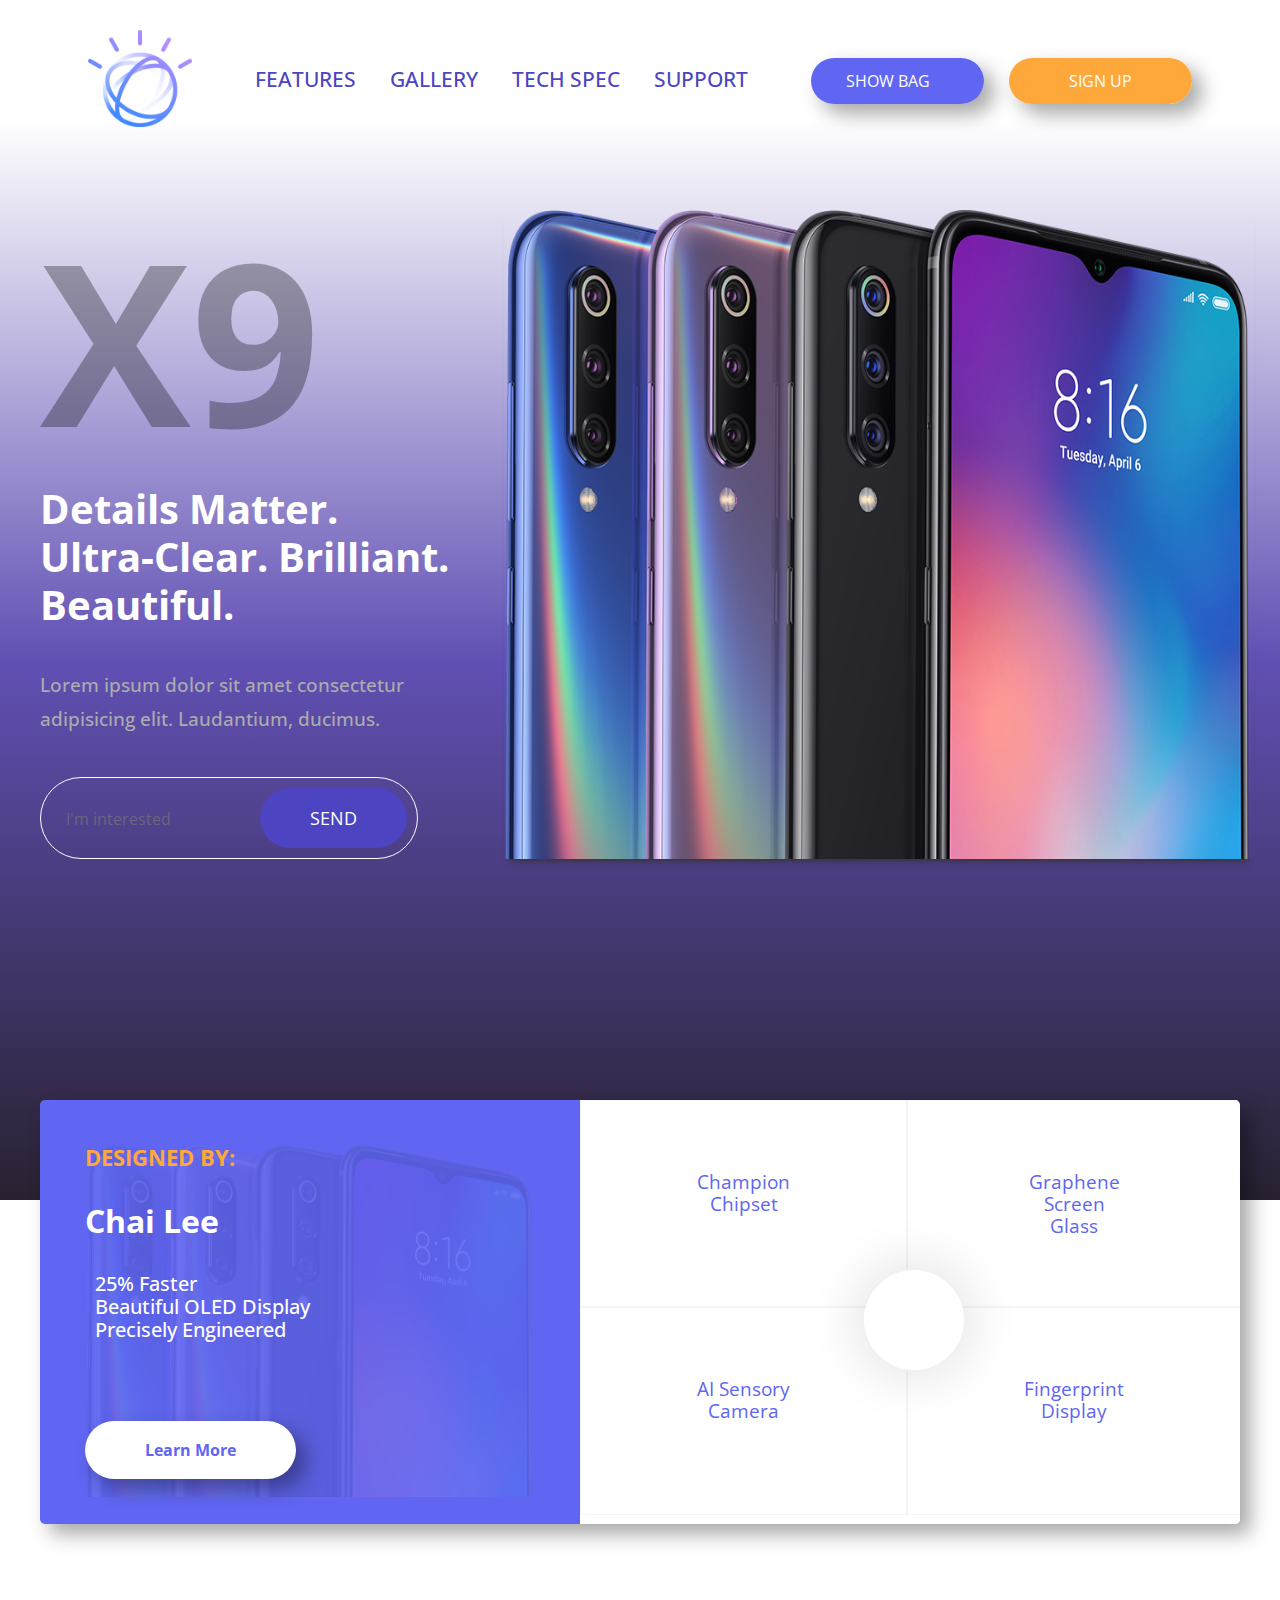
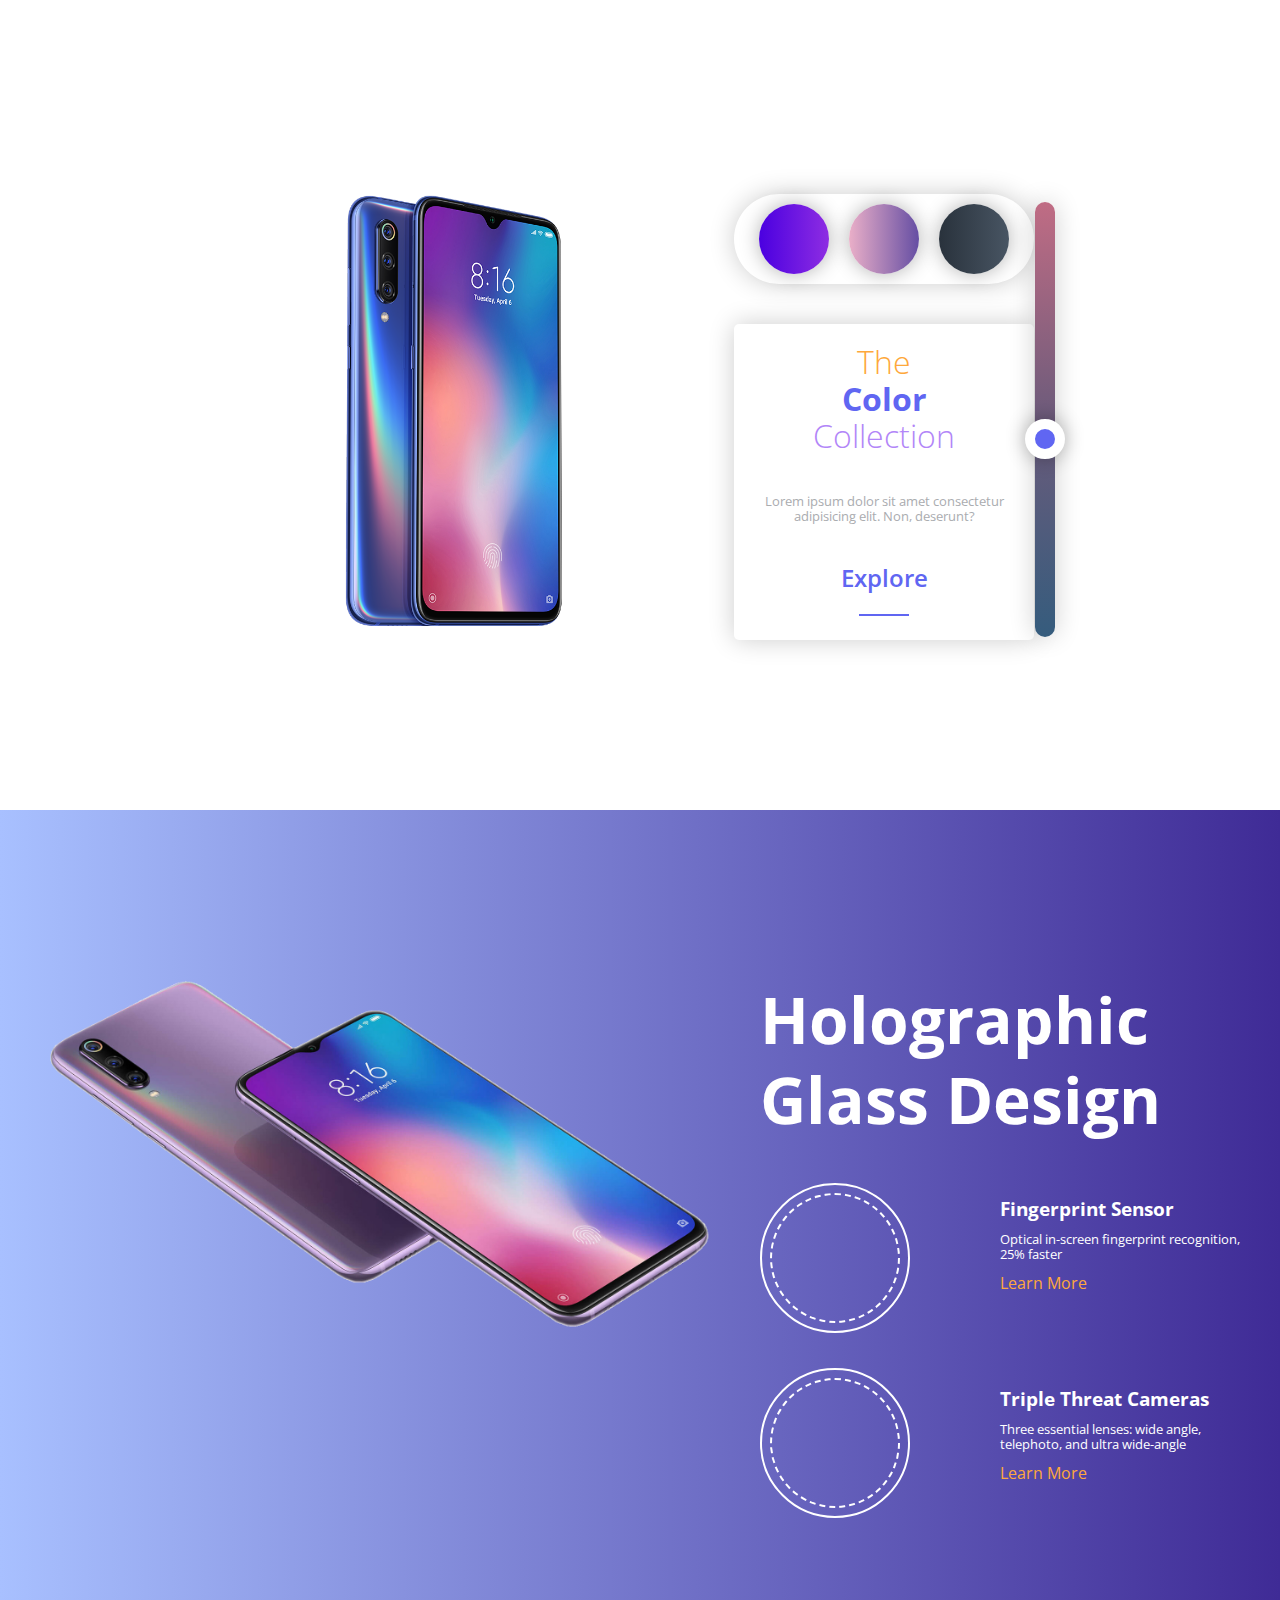
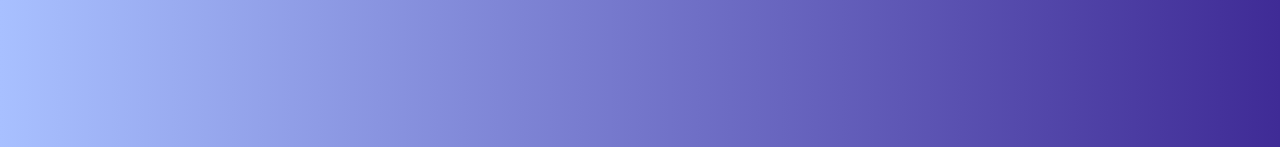
<file: index.html>
<!DOCTYPE html>
<html lang="en">
  <head>
    <meta charset="UTF-8" />
    <meta name="viewport" content="width=device-width, initial-scale=1.0" />
    <meta http-equiv="X-UA-Compatible" content="ie=edge" />
    <title>X9 Landing Page</title>
    <link
      rel="stylesheet"
      href="https://use.fontawesome.com/releases/v5.8.1/css/all.css"
      integrity="sha384-50oBUHEmvpQ+1lW4y57PTFmhCaXp0ML5d60M1M7uH2+nqUivzIebhndOJK28anvf"
      crossorigin="anonymous"
    />
    <link rel="stylesheet" href="./css/main.css" />
  </head>
  <body>
    <main>
      <section id="top-jumbo">
        <header>
          <div class="container-fluid">
            <div class="logo">
              <a href="#"><img src="./imgs/logo.png" alt="logo"/></a>
            </div>
            <nav class="menu">
              <a href="#">Features</a>
              <a href="#">Gallery</a>
              <a href="#">Tech Spec</a>
              <a href="#">Support</a>
            </nav>
            <div class="header-buttons">
              <a href="#" class="blue-btn box-shadow-default"
                >Show Bag
                <i class="fas fa-shopping-bag"></i>
              </a>
              <a href="#" class="orange-btn box-shadow-default">Sign Up</a>
            </div>
          </div>
        </header>

        <div class="container">
          <div class="left-side">
            <div class="large-number">
              X9
            </div>
            <div class="info-container">
              <h1>
                Details matter.<br />
                Ultra-clear. Brilliant. Beautiful.
              </h1>

              <p>
                Lorem ipsum dolor sit amet consectetur adipisicing elit.
                Laudantium, ducimus.
              </p>

              <form class="email-area">
                <i class="fas fa-paper-plane"></i>
                <input type="email" name="email" placeholder="I'm interested" />
                <button type="submit" name="button">Send</button>
              </form>
            </div>
          </div>
          <div class="right-side">
            <img src="./imgs/head_hd.png" alt="phone" />
          </div>
        </div>
      </section>

      <section id="design-by">
        <div class="container">
          <div class="design-container box-shadow-default">
            <div class="info-section">
              <div class="bg-container">
                <img src="./imgs/head_hd.png" class="bg-image" />
                <h5>Designed By:</h5>
                <h3>Chai Lee</h3>
                <ul class="info-list">
                  <li>
                    <span><i class="fas fa-rocket"></i></span>
                    25% Faster
                  </li>
                  <li>
                    <span><i class="fas fa-eye"></i></span>
                    Beautiful OLED Display
                  </li>
                  <li>
                    <span><i class="fas fa-drafting-compass"></i></span>
                    Precisely Engineered
                  </li>
                </ul>
                <a href="#" class="white-btn box-shadow-default">Learn More</a>
              </div>
            </div>

            <div class="icons-section">
              <div class="refresh-circle">
                <i class="fas fa-sync-alt"></i>
              </div>
              <div class="icon-box">
                <div class="title">
                  <span><i class="fas fa-microchip"></i></span>
                  <h4>Champion Chipset</h4>
                </div>
                <div class="title">
                  <span><i class="fab fa-sketch"></i></span>
                  <h4>Graphene Screen Glass</h4>
                </div>
                <div class="title">
                  <span><i class="fas fa-camera"></i></span>
                  <h4>AI Sensory Camera</h4>
                </div>
                <div class="title">
                  <span><i class="fas fa-fingerprint"></i></span>
                  <h4>Fingerprint Display</h4>
                </div>
              </div>
            </div>
          </div>
        </div>
      </section>

      <section id="color-collection">
        <div class="container">
          <div class="left-side">
            <img
              class="phone-collection"
              src="./imgs/phone2.png"
              alt="color-m9"
            />
          </div>
          <div class="right-side">
            <div class="column-1">
              <div class="swatch-area box-shadow-around">
                <div class="circle circle-blue circle-shadow-default"></div>
                <div class="circle circle-pink circle-shadow-default"></div>
                <div class="circle circle-black circle-shadow-default"></div>
              </div>
              <div class="info-box box-shadow-around">
                <h2>
                  <span class="orange">The</span>
                  <span class="blue">Color</span>
                  <span class="purple">Collection</span>
                </h2>
                <p>
                  Lorem ipsum dolor sit amet consectetur adipisicing elit. Non,
                  deserunt?
                </p>
                <a href="#">Explore</a>
                <div class="line"></div>
              </div>
            </div>
            <div class="column-2">
              <div class="color-slider box-shadow-around">
                <div class="picker circle-shadow-default"></div>
              </div>
            </div>
          </div>
        </div>
      </section>

      <section id="blue-print">
        <div class="container">
          <div class="left-side">
            <img src="./imgs/full_global_transparent.png" alt="phone-photo" />
          </div>
          <div class="right-side">
            <h1>
              Holographic<br />
              glass design
            </h1>

            <div class="info-box">
              <div class="column-1">
                <div class="icon-container">
                  <div class="dashed-circle">
                    <i class="fas fa-fingerprint"></i>
                  </div>
                </div>
                <div class="icon-container">
                  <div class="dashed-circle">
                    <i class="fas fa-camera"></i>
                  </div>
                </div>
              </div>
              <div class="column-2">
                <div class="info-container">
                  <h3>Fingerprint Sensor</h3>
                  <p>Optical in-screen fingerprint recognition, 25% faster                    </p>
                  <a href="">Learn More</a>
                </div>
                <div class="info-container-2">
                  <h3>Triple Threat Cameras</h3>
                  <p>Three essential lenses: wide angle, telephoto, and ultra wide-angle</p>
                  <a href="">Learn More</a>
                </div>
              </div>
            </div>

            <!-- <div class="info-box">

            </div> -->
          </div>
        </div>
      </section>
    </main>

    <script src="app.js"></script>
  </body>
</html>
</file>
<file: css/main.css>
@import url('https://fonts.googleapis.com/css?family=Open+Sans:300,400,600,700');
@import './normalize.css';
@import './header.css';
@import './top-jumbo.css';
@import './design-by.css';
@import './color-collection.css';
@import './blue-print.css';

/*

FEA83B - orange
6066F2 - light blue
B286F8 - purple
4C44C1 - blue
E6CDF9 - light purple

*/

* {
    -webkit-font-smoothing: antialiased;
    -moz-osx-font-smoothing: grayscale;
    box-sizing: border-box;
}

html, body {
    font-family: 'Open Sans', sans-serif;
    /* height: 100vh; */
}

.container {
    display: flex;
    flex-wrap: wrap;
    max-width: 1200px;
    margin: 0 auto;
    padding: 0;
}

.container-fluid {
    margin: 0 5%;
}

button {
    display: inline-block;
    border: none;
    padding: 1rem 2rem;
    margin: 0;
    text-decoration: none;
    font-size: 1rem;
    cursor: pointer;
    text-align: center;
    transition: background 250ms ease-in-out, 
                transform 150ms ease;
    -webkit-appearance: none;
    -moz-appearance: none;
}

button:hover,
button:focus {
    background: #0053ba;
}

button:focus {
    /* outline: 1px solid #fff;
    outline-offset: -4px; */
    outline: none;
}

button:active {
    transform: scale(0.99);
}

.box-shadow-default {
    -webkit-box-shadow: 10px 10px 20px 0px rgba(0,0,0,0.35);
    -moz-box-shadow: 10px 10px 20px 0px rgba(0,0,0,0.35);
    box-shadow: 10px 10px 20px 0px rgba(0,0,0,0.35);
}

.box-shadow-around {
    -webkit-box-shadow: 0px 0px 26px 0px rgba(0,0,0,0.2);
    -moz-box-shadow: 0px 0px 26px 0px rgba(0,0,0,0.2);
    box-shadow: 0px 0px 26px 0px rgba(0,0,0,0.2);
}

.circle-shadow-default {
    -webkit-box-shadow: 0px 0px 20px 0px rgba(0,0,0,0.3);
    -moz-box-shadow: 0px 0px 20px 0px rgba(0,0,0,0.3);
    box-shadow: 0px 0px 20px 0px rgba(0,0,0,0.3);
}
</file>
